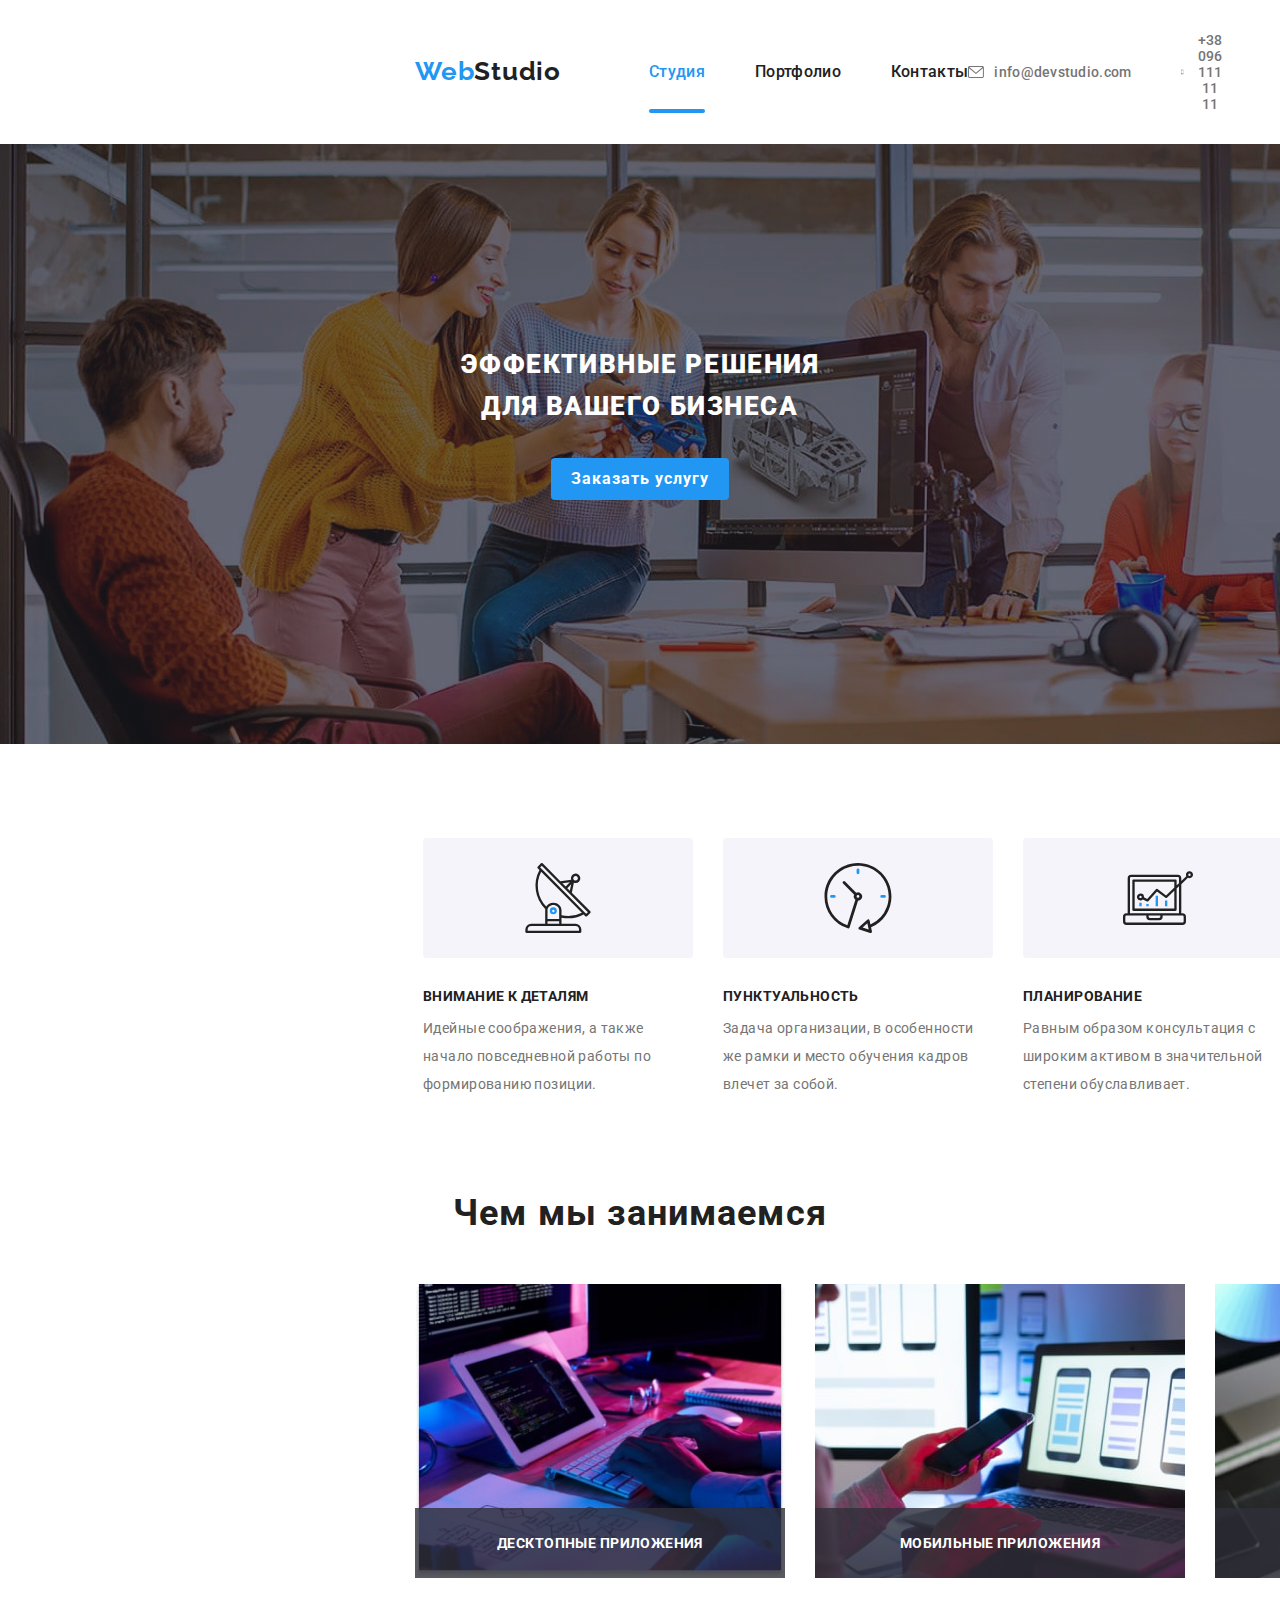
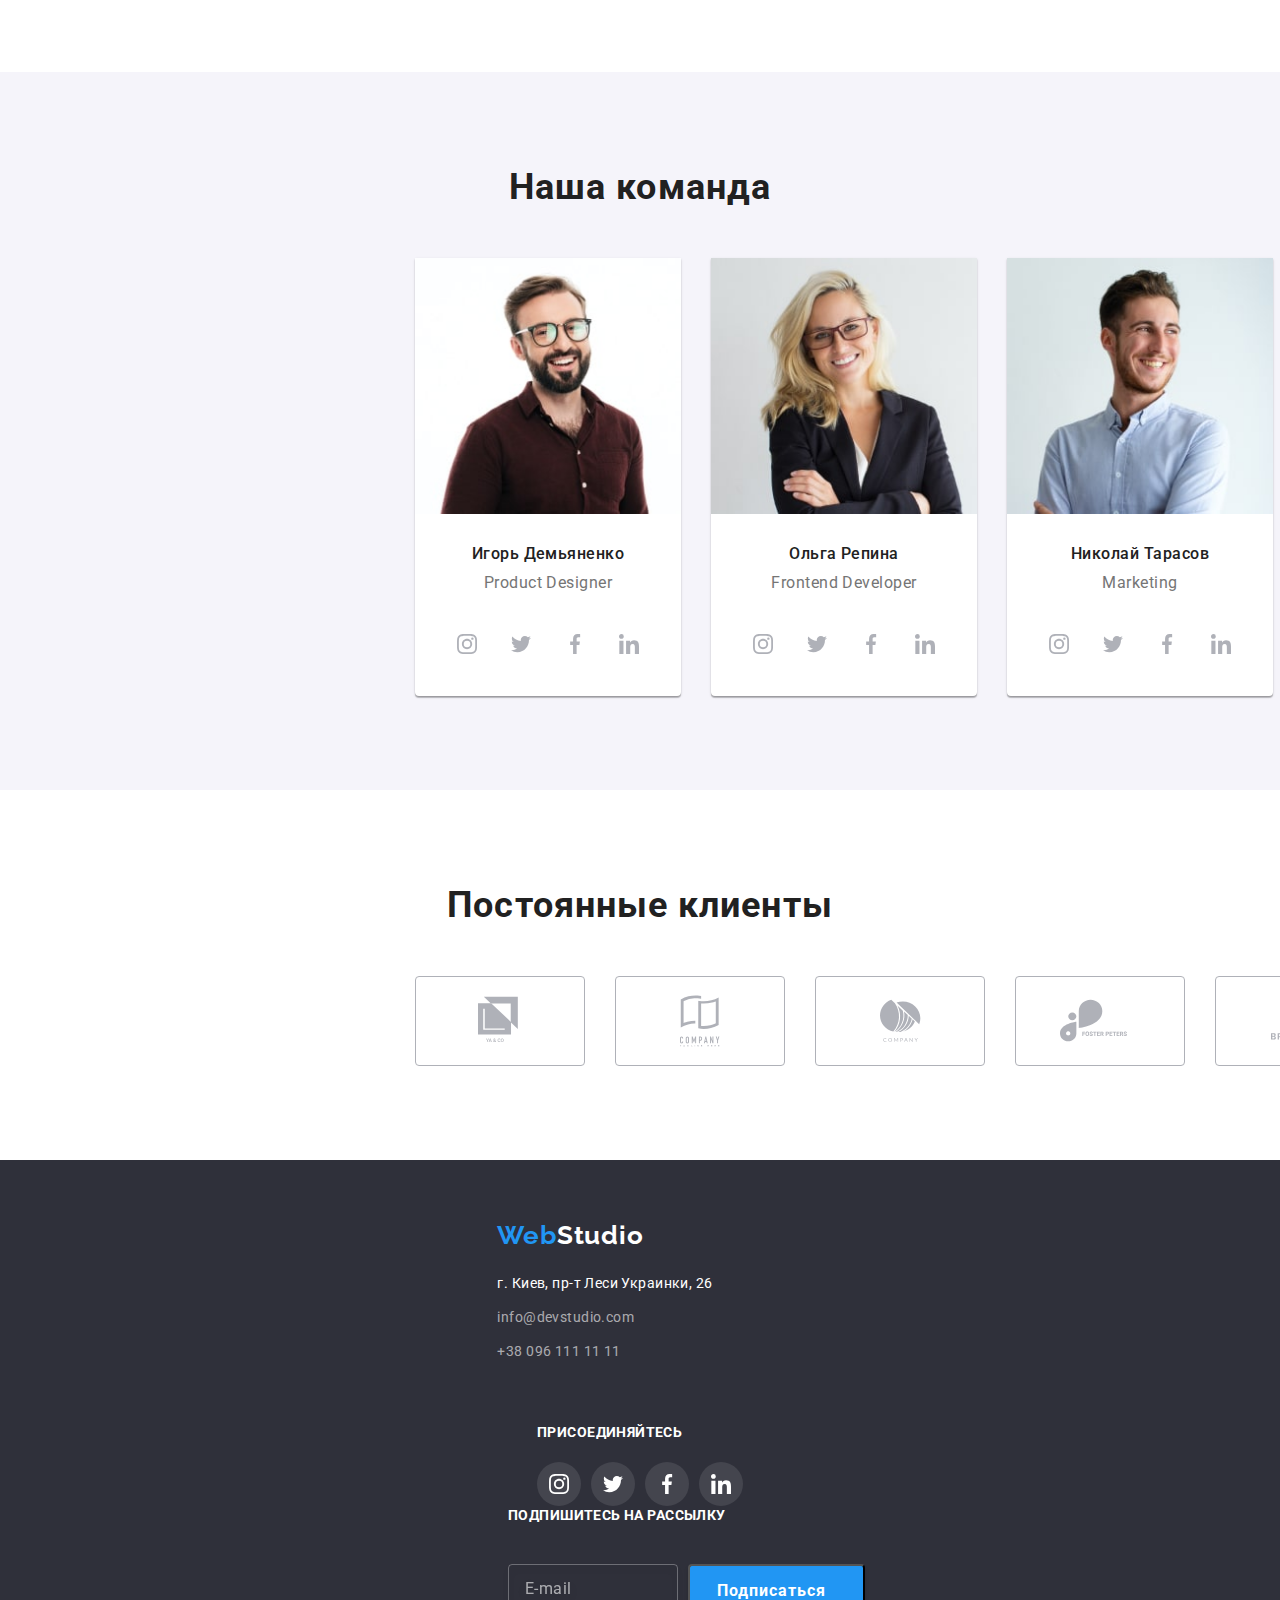
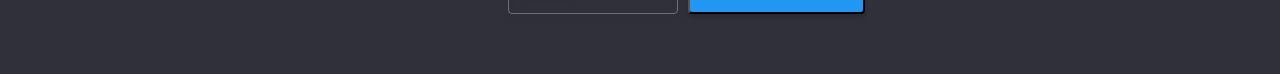
<file: index.html>
<!DOCTYPE html>
<html lang="ru">
    <head>
        <meta charset="UTF-8">
        <meta name="viewport" content="width=device-width, initial-scale=1.0">
        <title>WebStudio</title>
        <link rel="stylesheet" href="https://cdnjs.cloudflare.com/ajax/libs/modern-normalize/1.0.0/modern-normalize.css">
        <link href="https://fonts.googleapis.com/css2?family=Raleway:wght@700&family=Roboto:wght@400;500;700;900&display=swap" rel="stylesheet">
        <link rel="stylesheet" href="./css/main.min.css">
    </head>
    <body>
        <header class="header">
            <div class="container">
                <nav class="navigation">
                    <a class="logo link" href="./index.html">Web<span class="studio">Studio</span></a>
                    <button type="button" class="menu-button" aria-expanded="false" aria-controls="mobile-menu" data-menu-button="">
                        <svg width="40" height="40" aria-label="переключатель мобильного меню">
                            <use class="icon-close" href="./images/sprite.svg#icon-close"></use>
                          <use class="icon-burger" href="./images/sprite.svg#icon-burger"></use>
                        </svg>
                      </button>
                      <div class="mobile-menu" id="mobile-menu" data-menu="">
                        <ul class="navigation-list list">
                            <li class="navigation-list-item">
                                <a class="navigation-list-link link current" href="./index.html">Студия</a>
                            </li>
                            <li class="navigation-list-item">
                                <a class="navigation-list-link link" href="./portfolio.html">Портфолио</a>
                            </li>
                            <li class="navigation-list-item">
                                <a class="navigation-list-link link" href="">Контакты</a>
                            </li>
                        </ul>
                        <address class="address">
                            <a class="address-mail-link link" href="">
                                <svg class="icon-mail">
                                    <use href="./images/sprite.svg#icon-envelope"></use>
                                </svg>
                                info@devstudio.com</a>
                            <a class="address-tel-link link" href="">
                                <svg class="icon-smartfone">
                                    <use href="./images/sprite.svg#icon-smartphone"></use>
                                </svg>
                                +38 096 111 11 11</a>
                        </address>

                      </div>
                    </nav>
            </div>
        </header>
        <main>
        <section class="hero">
                <h1 class="hero-title">Эффективные решения для вашего бизнеса</h1>
                <button type="button" class="button" data-modal-open>Заказать услугу</button>
        </section>
        <section class="main-features">
            <div class="container">
                <h2 class="visually-hidden">особенности</h2>
                  <ul class="features list">
                    <li class="features-item icon-antena">
                        <h3 class="features-title">Внимание к деталям</h3>
                        <p class="features-text">Идейные соображения, а также начало повседневной работы по формированию позиции.</p>
                    </li>
                    <li class="features-item icon-clock">
                        <h3 class="features-title">Пунктуальность</h3>
                        <p class="features-text">Задача организации, в особенности же рамки и место обучения кадров влечет за собой.</p>
                    </li>
                    <li class="features-item icon-diagrama">
                        <h3 class="features-title">Планирование</h3>
                        <p class="features-text">Равным образом консультация с широким активом в значительной степени обуславливает.</p>
                    </li>
                    <li class="features-item icon-astronavt">
                        <h3 class="features-title">Современные технологии</h3>
                        <p class="features-text">Значимость этих проблем настолько очевидна, что реализация плановых заданий.</p>
                    </li>
                </ul>
            </div>
        </section>
        <section class="work">
            <div class="container">
                <h2 class="subtitle">Чем мы занимаемся</h2>
                <ul class="work-list list">
                    <li class="foto-works">
                        <div class="work-container">
                            <picture>
                                <source srcset="./images/gallery/box1.jpg 1x, ./images/gallery/box1@2x.jpg 2x" media="(min-width: 1200px)">
                                <img src="./images/gallery/box1.jpg" alt="програмист пишет код" width="370" height="294">
                            </picture>
                            <div class="label">
                                <p class="text-label">Десктопные приложения</p>
                            </div>
                        </div>
                    </li>
                    <li class="foto-works">
                        <div class="work-container">
                            <picture>
                                <source  srcset="./images/gallery/box2.jpg 1x, ./images/gallery/box2@2x.jpg 2x" media="(min-width: 1200px)">
                                <img src="./images/gallery/box2.jpg" alt="програмист пишет код" width="370" height="294">
                            </picture>
                            <div class="label">
                                <p class="text-label">Мобильные приложения</p>
                            </div>
                        </div>
                    </li>
                    <li class="foto-works">
                        <div class="work-container">
                            <picture>
                                <source  srcset="./images/gallery/box3.jpg 1x, ./images/gallery/box3@2x.jpg 2x" media="(min-width: 1200px)">
                                <img src="./images/gallery/box1.jpg" alt="програмист пишет код" width="370" height="294">
                            </picture>
                            <div class="label">
                                <p class="text-label">Дизайнерские решения</p>
                            </div>
                        </div>
                    </li>
                </ul>
            </div>
        </section>
        <section class="section-workers">
            <div class="container">
                <h2 class="subtitle">Наша команда</h2>
                <ul class="workers-list list">
                    <li class="workers-item">
                        <picture>
                            <source srcset="./images/workers/card1-mobile.jpg 1x, ./images/workers/card1-mobile@2x.jpg 2x" media="(max-width: 767px)">
                                <source srcset="./images/workers/card1-tablet.jpg 1x, ./images/workers/card1-tablet@2x.jpg 2x" media="(max-width: 1199px)">
                                    <source srcset="./images/workers/card1-desctop.jpg 1x, ./images/workers/card1-desctop@2x.jpg 2x" media="(min-width: 1200px)">
                        <img class="workers-list-img" src="./images/workers/card1-mobile.jpg" alt="фото Игорь Демьяненко" >
                    </picture>
                        <div class="workers-container">
                            <h3 class="workers">Игорь Демьяненко</h3>
                            <p class="workers-position" lang="en">Product Designer</p>
                           <ul class="social-list">
                               <li class="social-list-item list">
                                   <a class="social-link" href="">
                                       <svg class="social-list-svg">
                                           <use href="./images/sprite.svg#instagram"></use>
                                       </svg>
                                   </a>
                            </li>
                               <li class="social-list-item list">
                                   <a class="social-link" href="">
                                       <svg class="social-list-svg">
                                           <use href="./images/sprite.svg#twitter"></use>
                                       </svg>
                                   </a>
                            </li>
                               <li class="social-list-item list">
                                   <a class="social-link" href="">
                                       <svg class="social-list-svg">
                                           <use href="./images/sprite.svg#facebook"></use>
                                       </svg>
                                   </a>
                            </li>
                               <li class="social-list-item list">
                                   <a class="social-link" href="">
                                       <svg class="social-list-svg">
                                           <use href="./images/sprite.svg#linkedin"></use>
                                       </svg>
                                   </a>
                            </li>
                           </ul>
                        </div>
                    </li>
                    <li class="workers-item">
                        <picture>
                            <source srcset="./images/workers/card2-mobile.jpg 1x, ./images/workers/card2-mobile@2x.jpg 2x" media="(max-width: 767px)">
                                <source srcset="./images/workers/card2-tablet.jpg 1x, ./images/workers/card2-tablet@2x.jpg 2x" media="(max-width: 1199px)">
                                    <source srcset="./images/workers/card2-desctop.jpg 1x, ./images/workers/card2-desctop@2x.jpg 2x" media="(min-width: 1200px)">
                        <img class="workers-list-img"  src="./images/workers/card2-mobile.jpg" alt="фото Ольга Репина">
                    </picture>
                        <div class="workers-container">
                            <h3 class="workers">Ольга Репина</h3>
                            <p class="workers-position" lang="en">Frontend Developer</p>
                                <ul class="social-list">
                                    <li class="social-list-item list">
                                        <a class="social-link" href="">
                                            <svg class="social-list-svg">
                                                <use href="./images/sprite.svg#instagram"></use>
                                            </svg>
                                        </a>
                                    </li>
                                    <li class="social-list-item list">
                                        <a class="social-link" href="">
                                            <svg class="social-list-svg">
                                                <use href="./images/sprite.svg#twitter"></use>
                                            </svg>
                                        </a>
                                    </li>
                                    <li class="social-list-item list">
                                        <a class="social-link" href="">
                                            <svg class="social-list-svg">
                                                <use href="./images/sprite.svg#facebook"></use>
                                            </svg>
                                        </a>
                                    </li>
                                    <li class="social-list-item list">
                                        <a class="social-link" href="">
                                            <svg class="social-list-svg">
                                                <use href="./images/sprite.svg#linkedin"></use>
                                            </svg>
                                        </a>
                                    </li>
                                </ul>
                        </div>
                    </li>
                    <li class="workers-item">
                        <picture>
                            <source srcset="./images/workers/card3-mobile.jpg 1x, ./images/workers/card3-mobile@2x.jpg 2x" media="(max-width: 767px)">
                                <source srcset="./images/workers/card3-tablet.jpg 1x, ./images/workers/card3-tablet@2x.jpg 2x" media="(max-width: 1199px)">
                                    <source srcset="./images/workers/card3-desctop.jpg 1x, ./images/workers/card3-desctop@2x.jpg 2x" media="(min-width: 1200px)">
                        <img class="workers-list-img"  src="./images/workers/card3-mobile.jpg" alt="фото Николай Тарасов">
                    </picture>
                        <div class="workers-container">
                            <h3 class="workers">Николай Тарасов</h3>
                            <p class="workers-position" lang="en">Marketing</p>
                                <ul class="social-list">
                                    <li class="social-list-item list">
                                        <a class="social-link" href="">
                                            <svg class="social-list-svg">
                                                <use href="./images/sprite.svg#instagram"></use>
                                            </svg>
                                        </a>
                                    </li>
                                    <li class="social-list-item list">
                                        <a class="social-link" href="">
                                            <svg class="social-list-svg">
                                                <use href="./images/sprite.svg#twitter"></use>
                                            </svg>
                                        </a>
                                    </li>
                                    <li class="social-list-item list">
                                        <a class="social-link" href="">
                                            <svg class="social-list-svg">
                                                <use href="./images/sprite.svg#facebook"></use>
                                            </svg>
                                        </a>
                                    </li>
                                    <li class="social-list-item list">
                                        <a class="social-link" href="">
                                            <svg class="social-list-svg">
                                                <use href="./images/sprite.svg#linkedin"></use>
                                            </svg>
                                        </a>
                                    </li>
                                </ul>
                        </div>
                    </li>
                    <li class="workers-item">
                        <picture>
                            <source srcset="./images/workers/card4-mobile.jpg 1x, ./images/workers/card4-mobile@2x.jpg 2x" media="(max-width: 767px)">
                                <source srcset="./images/workers/card4-tablet.jpg 1x, ./images/workers/card4-tablet@2x.jpg 2x" media="(max-width: 768px)">
                                    <source srcset="./images/workers/card4-desctop.jpg 1x, ./images/workers/card4-desctop@2x.jpg 2x" media="(min-width: 1200px)">
                        <img class="workers-list-img"  src="./images/workers/card4-mobile.jpg" alt="фото Михаил Ермаков">
                    </picture>
                        <div class="workers-container">
                            <h3 class="workers">Михаил Ермаков</h3>
                            <p class="workers-position" lang="en">UI Designer</p>
                                <ul class="social-list">
                                    <li class="social-list-item list">
                                        <a class="social-link" href="">
                                            <svg class="social-list-svg">
                                                <use href="./images/sprite.svg#instagram"></use>
                                            </svg>
                                        </a>
                                    </li>
                                    <li class="social-list-item list">
                                        <a class="social-link" href="">
                                            <svg class="social-list-svg">
                                                <use href="./images/sprite.svg#twitter"></use>
                                            </svg>
                                        </a>
                                    </li>
                                    <li class="social-list-item list">
                                        <a class="social-link" href="">
                                            <svg class="social-list-svg">
                                                <use href="./images/sprite.svg#facebook"></use>
                                            </svg>
                                        </a>
                                    </li>
                                    <li class="social-list-item list">
                                        <a class="social-link" href="">
                                            <svg class="social-list-svg">
                                                <use href="./images/sprite.svg#linkedin"></use>
                                            </svg>
                                        </a>
                                    </li>
                                </ul>
                        </div>
                    </li>
                </ul>
            </div>
        </section>
        <section class="clients-section">
            <div class="container">
                <h2 class="subtitle">Постоянные клиенты</h2>
                <ul class="clients list">
                    <li class="clients-item">
                        <a href="" class="clients-link">
                            <svg class="icon-clients" width="44">
                                <use href="./images/sprite.svg#icon-logo-1"></use>
                            </svg>
                        </a>
                    </li>
                    <li class="clients-item">
                        <a href="" class="clients-link">
                            <svg class="icon-clients" width="40">
                                <use href="./images/sprite.svg#icon-logo-2"></use>
                            </svg>
                        </a>
                    </li>
                    <li class="clients-item">
                        <a href="" class="clients-link">
                            <svg class="icon-clients" width="41">
                                <use href="./images/sprite.svg#icon-logo-3"></use>
                            </svg>
                        </a>
                    </li>
                    <li class="clients-item">
                        <a href="" class="clients-link">
                            <svg class="icon-clients" width="80">
                                <use href="./images/sprite.svg#icon-logo-4"></use>
                            </svg>
                        </a>
                    </li>
                    <li class="clients-item">
                        <a href="" class="clients-link">
                            <svg class="icon-clients" width="59">
                                <use href="./images/sprite.svg#icon-logo-5"></use>
                            </svg>
                        </a>
                    </li>
                    <li class="clients-item">
                        <a href="" class="clients-link">
                            <svg class="icon-clients" width="88">
                                <use href="./images/sprite.svg#icon-logo-6"></use>
                            </svg>
                        </a>
                    </li>
                </ul>
            </div>
        </section>
        </main>
        <footer class="footer">
            <div class="footer-container container">
                <div class="footer-address-container">
                    <a class="logo link" href="./index.html">Web<span class="footer-studio">Studio</span></a>
                    <address class="footer-address">
                        <a class="address-link-maps link" href="https://goo.gl/maps/h8b5BTKVBt66Y6Jb9" target="blank">г. Киев,
                            пр-т Леси Украинки, 26</a>
                        <a class="address-link link" href="">info@devstudio.com</a>
                        <a class="address-link link" href="">+38 096 111 11 11</a>
                    </address>
                </div>
                <div class="footer-social">
                  <b class="footer-title">присоединяйтесь</b>
                    <ul class="footer-social-list">
                        <li class="footer-social-list-item list">
                            <a class="footer-social-link" href="">
                                <svg class="footer-social-list-svg">
                                    <use href="./images/sprite.svg#instagram"></use>
                                </svg>
                            </a>
                        </li>
                        <li class="footer-social-list-item list">
                            <a class="footer-social-link" href="">
                                <svg class="footer-social-list-svg">
                                    <use href="./images/sprite.svg#twitter"></use>
                                </svg>
                            </a>
                        </li>
                        <li class="footer-social-list-item list">
                            <a class="footer-social-link" href="">
                                <svg class="footer-social-list-svg">
                                    <use href="./images/sprite.svg#facebook"></use>
                                </svg>
                            </a>
                        </li>
                        <li class="footer-social-list-item list">
                            <a class="footer-social-link" href="">
                                <svg class="footer-social-list-svg">
                                    <use href="./images/sprite.svg#linkedin"></use>
                                </svg>
                            </a>
                        </li>
                    </ul>
                </div>
                <div class="mailing">
                    <b class="footer-title">Подпишитесь на рассылку</b>
                    <form action="#" class="mailing-form">
                        <input type="email" name="user-email" placeholder="E-mail" class="mailing-form-input">
                        <button type="submit" class="mailing-btn">Подписаться</button>
                    </form>
                </div>
            </div>
        </footer>
        <div class="backdrop is-hidden" data-modal>
            <div class="modal">
                <button type="button" class="close-btn" data-modal-close>
                    <svg class="vector">
                    <use href="./images/sprite.svg#vector"></use>
                    </svg>
                </button>
                <h2 class="modal-title">Оставьте свои данные, мы вам перезвоним</h2>
                <form action="#" class="modal-form">
                    <label class="modal-form-field">
                        Имя
                        <span class="modal-form-field-wrapper">
                            <input type="text" name="user-name" required class="modal-form-input">
                            <svg class="modal-form-svg-icon">
                                <use href="./images/sprite.svg#name"></use>
                            </svg>
                        </span>
                </label>
                <label class="modal-form-field">
                    Телефон
                    <span class="modal-form-field-wrapper">
                        <input type="tel" name="user-phone" required class="modal-form-input">
                        <svg class="modal-form-svg-icon">
                            <use href="./images/sprite.svg#phone"></use>
                        </svg>
                    </span>
                </label>
                <label class="modal-form-field">
                    Почта
                    <span class="modal-form-field-wrapper">
                        <input type="email" name="user-email" required class="modal-form-input">
                        <svg class="modal-form-svg-icon">
                            <use href="./images/sprite.svg#post"></use>
                        </svg>
                    </span>
                </label>
                <label class="modal-form-field">
                Комментарий
                    <textarea name="user-message" cols="30" rows="10" placeholder="Введите текст" class="modal-form-message"></textarea>
                </label>
                    <input type="checkbox" name="user-policy" value="accept-policy" id="check-policy" class="modal-form-policy visually-hidden">
                    <label for="check-policy" class="modal-form-policy-ladel">Соглашаюсь с рассылкой и принимаю&ensp;<a href="" class="modal-polisy">Условия договора</a>
                    </label>
                    <button type="submit" class="modal-form-btn">Отправить</button>
                </form>
            </div>
        </div>
        <script src="./js/modal.js"></script>
        <script src="./js/menu.js"></script>
    </body>
</html>
</file>
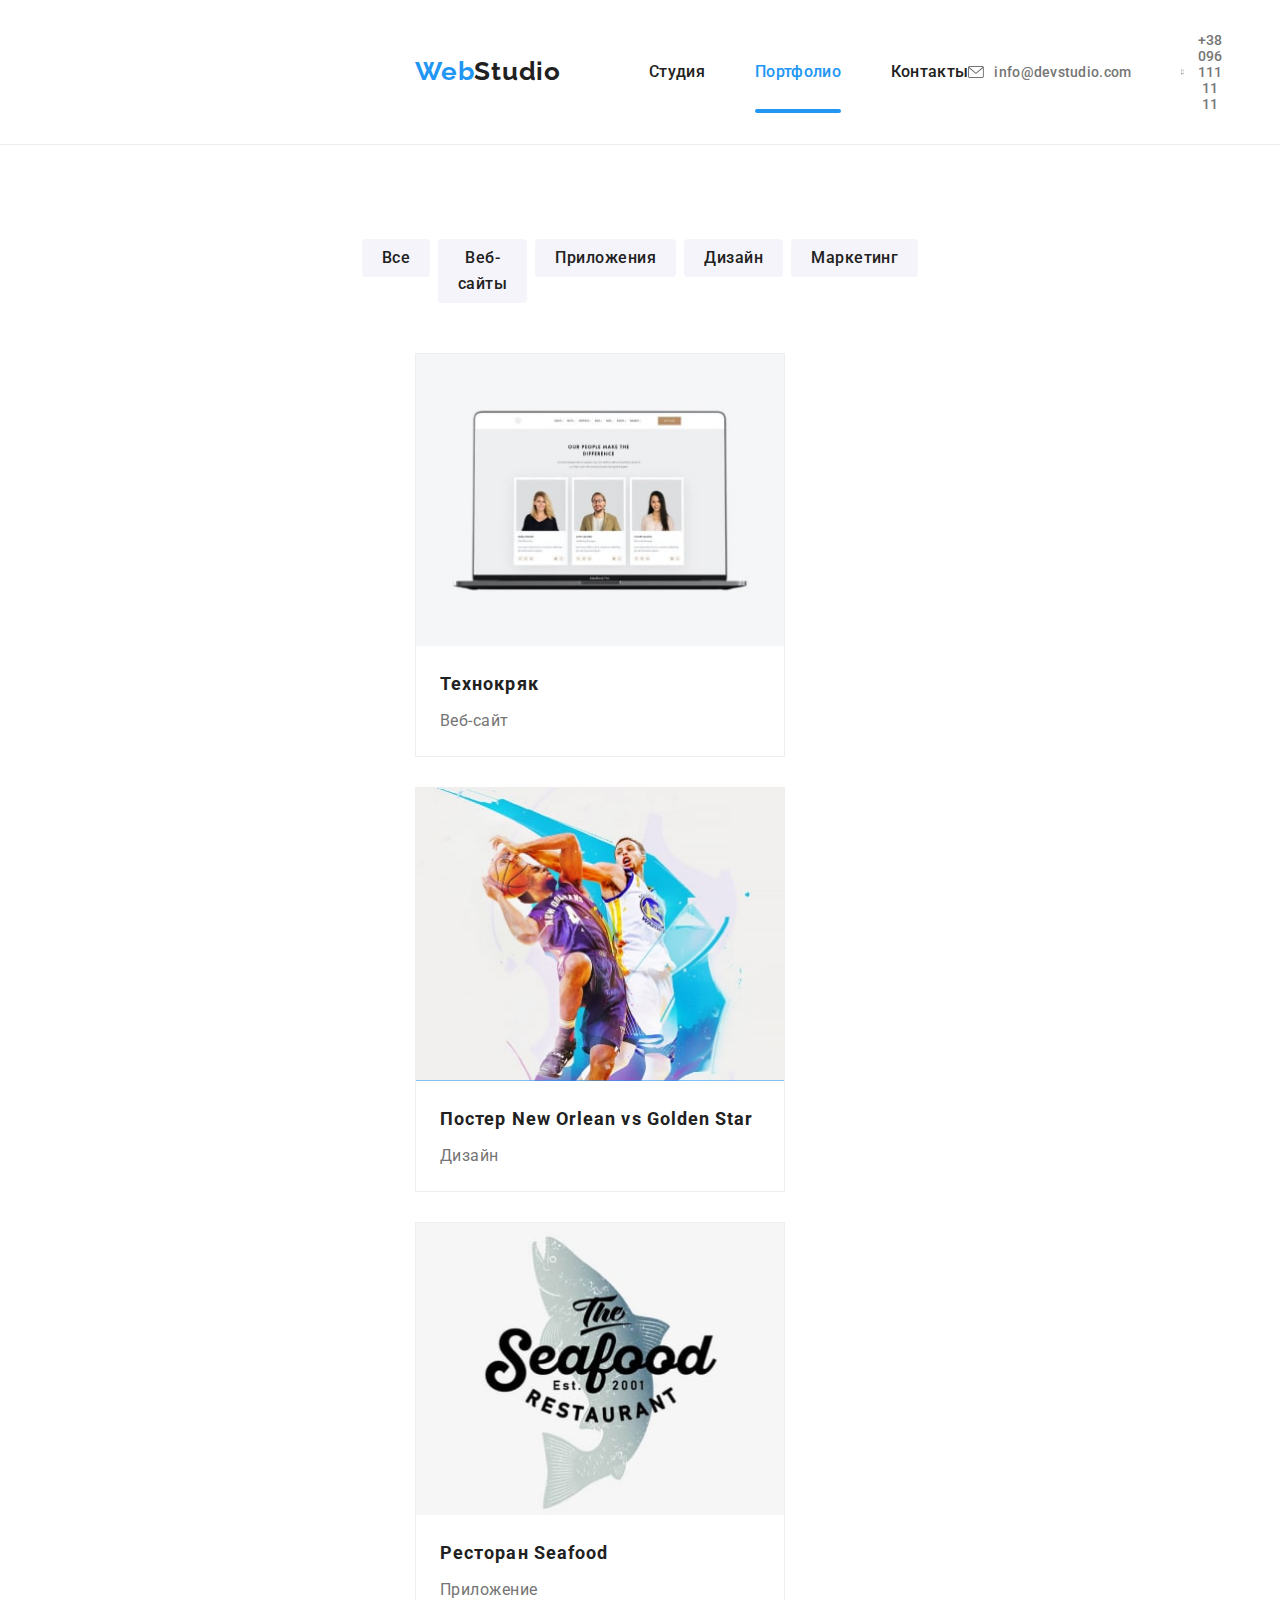
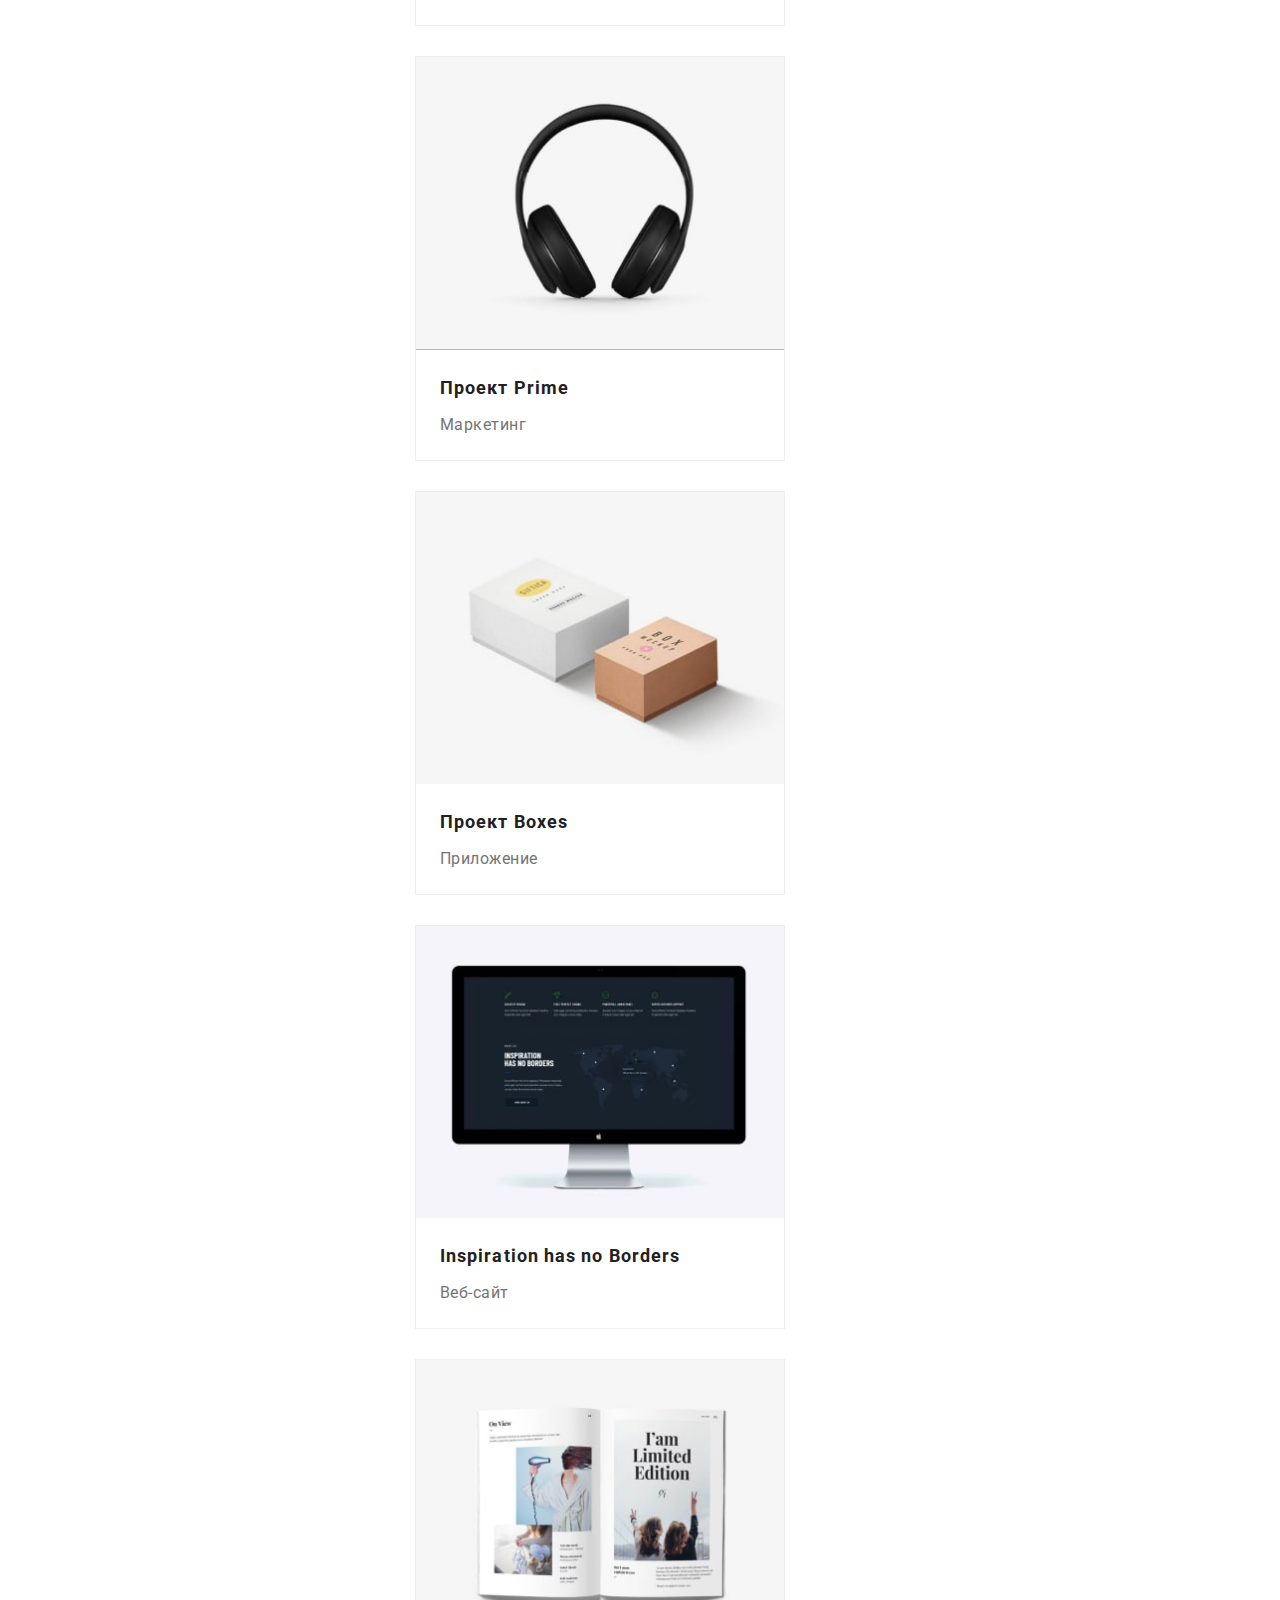
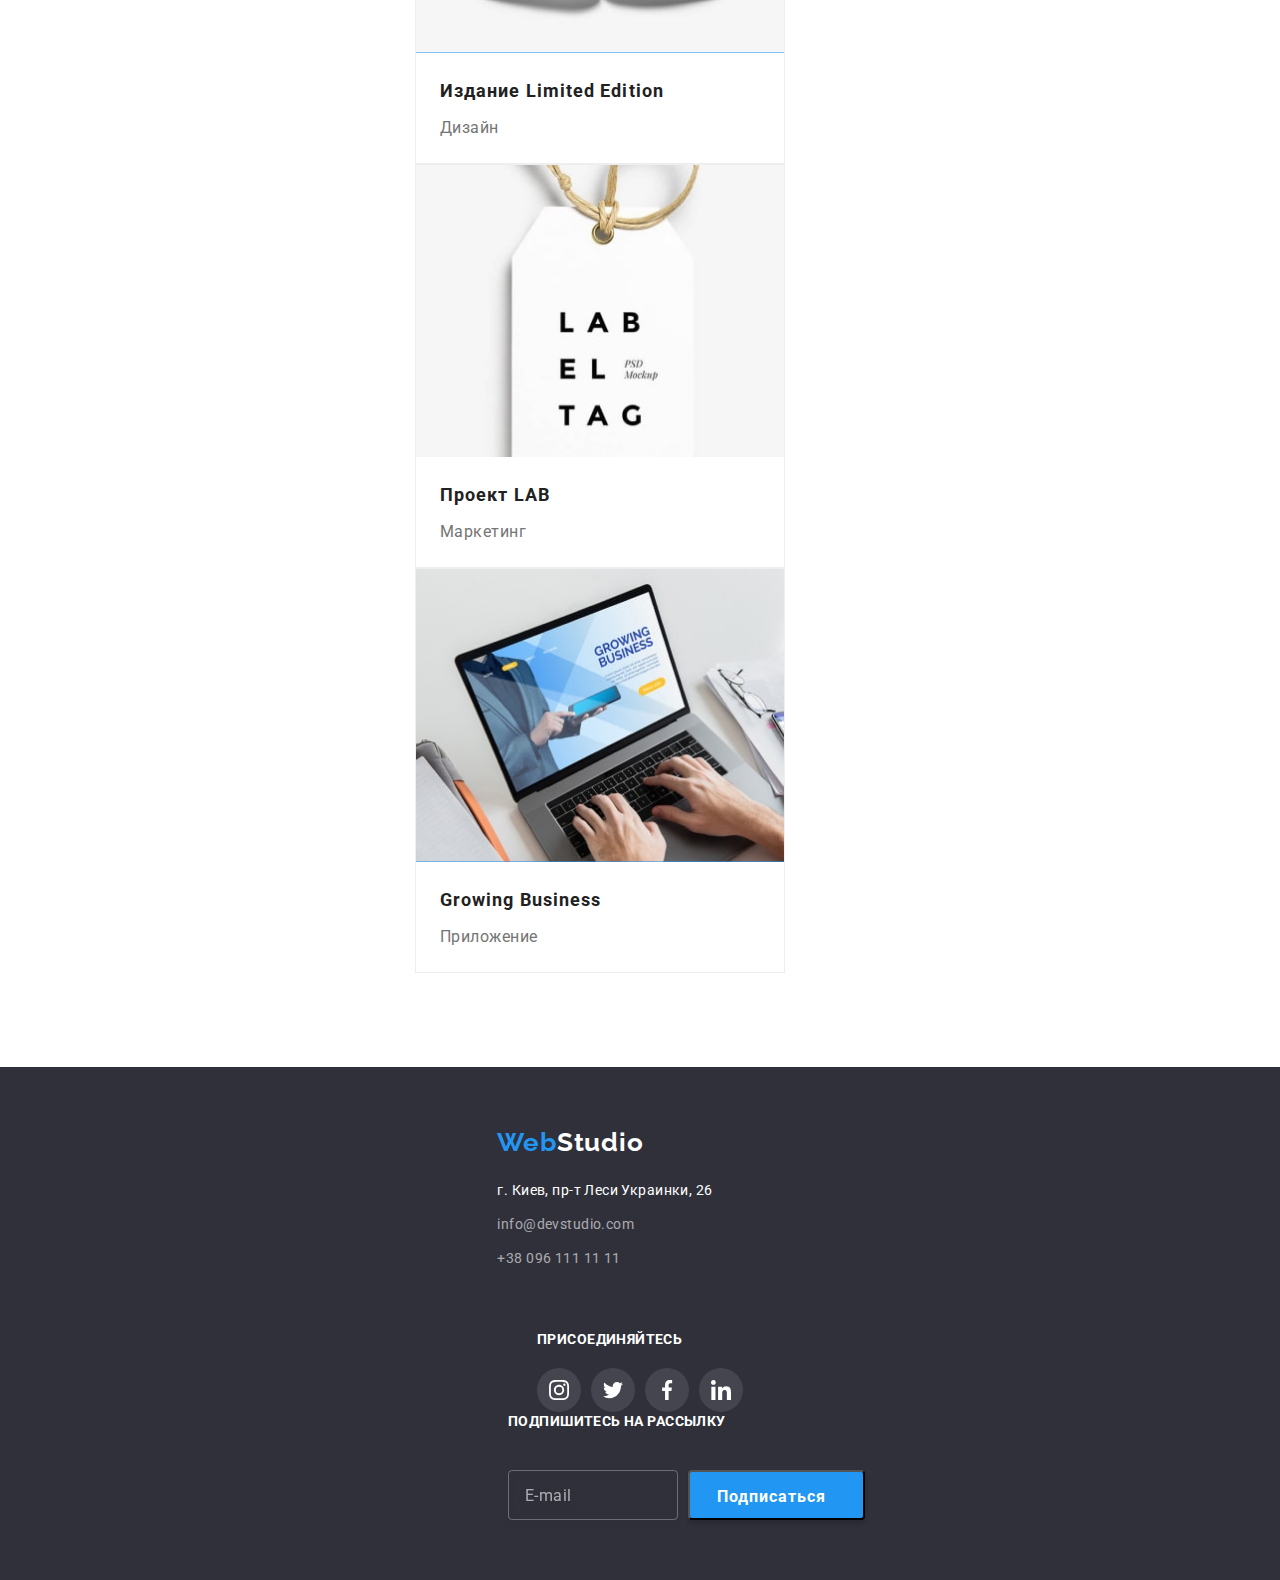
<file: portfolio.html>
<!DOCTYPE html>
<html lang="ru">
    <head>
        <meta charset="UTF-8">
        <meta name="viewport" content="width=device-width, initial-scale=1.0">
        <title>Portfolio</title>
        <link rel="stylesheet" href="https://cdnjs.cloudflare.com/ajax/libs/modern-normalize/1.0.0/modern-normalize.css">
        <link href="https://fonts.googleapis.com/css2?family=Raleway:wght@700&family=Roboto:wght@400;500;700;900&display=swap" rel="stylesheet">
        <link rel="stylesheet" href="./css/portfolio.min.css">
    </head>
    <body>
        <header class="header portheader">
            <div class="container">
                <nav class="navigation">
                    <a class="logo link" href="./index.html">Web<span class="studio">Studio</span></a>
                    <button type="button" class="menu-button" aria-expanded="false" aria-controls="mobile-menu" data-menu-button="">
                        <svg width="40" height="40" aria-label="переключатель мобильного меню">
                            <use class="icon-close" href="./images/sprite.svg#icon-close"></use>
                          <use class="icon-burger" href="./images/sprite.svg#icon-burger"></use>
                        </svg>
                      </button>
                      <div class="mobile-menu" id="mobile-menu" data-menu="">
                        <ul class="navigation-list list">
                            <li class="navigation-list-item">
                                <a class="navigation-list-link link" href="./index.html">Студия</a>
                            </li>
                            <li class="navigation-list-item">
                                <a class="navigation-list-link link current" href="./portfolio.html">Портфолио</a>
                            </li>
                            <li class="navigation-list-item">
                                <a class="navigation-list-link link" href="">Контакты</a>
                            </li>
                        </ul>
                        <address class="address">
                            <a class="address-mail-link link" href="">
                                <svg class="icon-mail">
                                    <use href="./images/sprite.svg#icon-envelope"></use>
                                </svg>
                                info@devstudio.com</a>
                            <a class="address-tel-link link" href="">
                                <svg class="icon-smartfone">
                                    <use href="./images/sprite.svg#icon-smartphone"></use>
                                </svg>
                                +38 096 111 11 11</a>
                        </address>

                      </div>
                    </nav>
            </div>
        </header>
        <main>
            <section class="portfolio">
                <div class="container">
                    <h1 hidden>навигация по сайту</h1>
                    <ul class="button-list list">
                        <li class="button-list-item">
                            <button class="portfolio-button">Все</button>
                        </li>
                        <li class="button-list-item">
                            <button class="portfolio-button">Веб-сайты</button>
                        </li>
                        <li class="button-list-item">
                            <button class="portfolio-button">Приложения</button>
                        </li>
                        <li class="button-list-item">
                            <button class="portfolio-button">Дизайн</button>
                        </li>
                        <li class="button-list-item">
                            <button class="portfolio-button">Маркетинг</button>
                        </li>
                    </ul>
                    <ul class="portfolio-list list">
                        <li class="portfolio-list-item">
                                <a href="" class="portfolio-list-link link">
                                <div class="foto-container">
                                    <picture>
                                        <source srcset="./images/portfolio/img1-mb.jpg 1x, ./images/portfolio/img1-mb@2x.jpg 2x" media="(max-width: 767px)">
                                            <source srcset="./images/portfolio/img1-tb.jpg 1x, ./images/portfolio/img1-tb@2x.jpg 2x" media="(max-width: 1199px)"> 
                                                <source srcset="./images/portfolio/img1-dt.jpg 1x, ./images/portfolio/img1-dt@2x.jpg 2x" media="(min-width: 1200px)">
                                    <img src="./images/portfolio/img1-mb.jpg" alt="компютер с открытым окном сайта" style="width: 100%;">
                                </picture>
                                    <div class="overlay-container">
                                            <p class="text-description">Технокряк это современная площадка распространения коронавируса. Компании используют
                                                эту платформу для цифрового
                                                шпионажа и атак на защищённые сервера конкурентов.</p>
                                    </div>
                                </div>
                                    <div class="description-container">
                                        <h2 class="progect-name">Технокряк</h2>
                                        <p class="progect-tupe">Веб-сайт</p>
                                    </div>
                            </a>    
                        </li>
                        <li class="portfolio-list-item">
                            <a href="" class="portfolio-list-link link">
                                <div class="foto-container">
                                    <picture>
                                        <source srcset="./images/portfolio/img2-mb.jpg 1x, ./images/portfolio/img2-mb@2x.jpg 2x" media="(max-width: 767px)">
                                            <source srcset="./images/portfolio/img2-tb.jpg 1x, ./images/portfolio/img2-tb@2x.jpg 2x" media="(max-width: 1199px)"> 
                                                <source srcset="./images/portfolio/img2-dt.jpg 1x, ./images/portfolio/img2-dt@2x.jpg 2x" media="(min-width: 1200px)">
                                        <img src="./images/portfolio/img2-mb.jpg" alt="креативное фото" style="width: 100%;">
                                    </picture>
                                    <div class="overlay-container">
                                            <p class="text-description">Технокряк это современная площадка распространения коронавируса. Компании используют
                                                эту платформу для цифрового
                                                шпионажа и атак на защищённые сервера конкурентов.</p>
                                    </div>
                             </div>
                                <div class="description-container">
                                    <h2 class="progect-name">Постер <span lang="en">New Orlean vs Golden Star</span></h2>
                                    <p class="progect-tupe">Дизайн</p>
                                </div>
                            </a>
                        </li>
                        <li class="portfolio-list-item">
                            <a href="" class="portfolio-list-link link">
                                <div class="foto-container">
                                    <picture>
                                        <source srcset="./images/portfolio/img3-mb.jpg 1x, ./images/portfolio/img3-mb@2x.jpg 2x" media="(max-width: 767px)">
                                            <source srcset="./images/portfolio/img3-tb.jpg 1x, ./images/portfolio/img3-tb@2x.jpg 2x" media="(max-width: 1199px)"> 
                                                <source srcset="./images/portfolio/img3-dt.jpg 1x, ./images/portfolio/img3-dt@2x.jpg 2x" media="(min-width: 1200px)">
                                    <img src="./images/portfolio/img3-mb.jpg" alt="логотип ресторана" style="width: 100%;">
                                </picture>
                                        <div class="overlay-container">
                                                <p class="text-description">Технокряк это современная площадка распространения коронавируса. Компании используют
                                                    эту платформу для цифрового
                                                    шпионажа и атак на защищённые сервера конкурентов.</p>
                                        </div>
                                </div>
                                <div class="description-container">
                                    <h2 class="progect-name">Ресторан <span lang="en">Seafood</span></h2>
                                    <p class="progect-tupe">Приложение</p>
                                </div>
                            </a>
                        </li>
                        <li class="portfolio-list-item">
                            <a href="" class="portfolio-list-link link">
                                <div class="foto-container">
                                    <picture>
                                        <source srcset="./images/portfolio/img4-mb.jpg 1x, ./images/portfolio/img4-mb@2x.jpg 2x" media="(max-width: 767px)">
                                            <source srcset="./images/portfolio/img4-tb.jpg 1x, ./images/portfolio/img4-tb@2x.jpg 2x" media="(max-width: 1199px)"> 
                                                <source srcset="./images/portfolio/img4-dt.jpg 1x, ./images/portfolio/img4-dt@2x.jpg 2x" media="(min-width: 1200px)">
                                    <img src="./images/portfolio/img4-mb.jpg" alt="фото наушников" style="width: 100%;">
                                </picture>
                                        <div class="overlay-container">
                                                <p class="text-description">Технокряк это современная площадка распространения коронавируса. Компании используют
                                                    эту платформу для цифрового
                                                    шпионажа и атак на защищённые сервера конкурентов.</p>
                                        </div>
                                </div>
                                <div class="description-container">
                                    <h2 class="progect-name">Проект <span lang="en">Prime</span></h2>
                                    <p class="progect-tupe">Маркетинг</p>
                                </div>
                            </a>
                        </li>
                        <li class="portfolio-list-item">
                            <a href="" class="portfolio-list-link link">
                                <div class="foto-container">
                                    <picture>
                                        <source srcset="./images/portfolio/img5-mb.jpg 1x, ./images/portfolio/img5-mb@2x.jpg 2x" media="(max-width: 767px)">
                                            <source srcset="./images/portfolio/img5-tb.jpg 1x, ./images/portfolio/img5-tb@2x.jpg 2x" media="(max-width: 1199px)"> 
                                                <source srcset="./images/portfolio/img5-dt.jpg 1x, ./images/portfolio/img5-dt@2x.jpg 2x" media="(min-width: 1200px)">
                                    <img src="./images/portfolio/img5-mb.jpg" alt="фото логотип" style="width: 100%;">
                                </picture>
                                        <div class="overlay-container">
                                                <p class="text-description">Технокряк это современная площадка распространения коронавируса. Компании используют
                                                    эту платформу для цифрового
                                                    шпионажа и атак на защищённые сервера конкурентов.</p>
                                        </div>
                                </div>
                                <div class="description-container">
                                    <h2 class="progect-name">Проект <span lang="en">Boxes</span></h2>
                                    <p class="progect-tupe">Приложение</p>
                                </div>
                            </a>
                        </li>
                        <li class="portfolio-list-item">
                            <a href="" class="portfolio-list-link link">
                                <div class="foto-container">
                                    <picture>
                                        <source srcset="./images/portfolio/img6-mb.jpg 1x, ./images/portfolio/img6-mb@2x.jpg 2x" media="(max-width: 767px)">
                                            <source srcset="./images/portfolio/img6-tb.jpg 1x, ./images/portfolio/img6-tb@2x.jpg 2x" media="(max-width: 1199px)"> 
                                                <source srcset="./images/portfolio/img6-dt.jpg 1x, ./images/portfolio/img6-dt@2x.jpg 2x" media="(min-width: 1200px)">
                                    <img src="./images/portfolio/img6-mb.jpg" alt="фото монитора" style="width: 100%;">
                                </picture>
                                        <div class="overlay-container">
                                                <p class="text-description">Технокряк это современная площадка распространения коронавируса. Компании используют
                                                    эту платформу для цифрового
                                                    шпионажа и атак на защищённые сервера конкурентов.</p>
                                        </div>
                                </div>
                                <div class="description-container">
                                    <h2 class="progect-name" lang="en">Inspiration has no Borders</h2>
                                    <p class="progect-tupe">Веб-сайт</p>
                                </div>
                            </a>
                        </li>
                        <li class="portfolio-list-item">
                            <a href="" class="portfolio-list-link link">
                                <div class="foto-container">
                                    <picture>
                                        <source srcset="./images/portfolio/img7-mb.jpg 1x, ./images/portfolio/img7-mb@2x.jpg 2x" media="(max-width: 767px)">
                                            <source srcset="./images/portfolio/img7-tb.jpg 1x, ./images/portfolio/img7-tb@2x.jpg 2x" media="(max-width: 1199px)"> 
                                                <source srcset="./images/portfolio/img7-dt.jpg 1x, ./images/portfolio/img7-dt@2x.jpg 2x" media="(min-width: 1200px)">
                                    <img src="./images/portfolio/img7-mb.jpg" alt="книга" style="width: 100%;">
                                </picture>
                                        <div class="overlay-container">
                                                <p class="text-description">Технокряк это современная площадка распространения коронавируса. Компании используют
                                                    эту платформу для цифрового
                                                    шпионажа и атак на защищённые сервера конкурентов.</p>
                                        </div>
                                </div>
                                <div class="description-container">
                                    <h2 class="progect-name">Издание <span lang="en">Limited Edition</span></h2>
                                    <p class="progect-tupe">Дизайн</p>
                                </div>
                            </a>
                        </li>
                        <li class="portfolio-list-item">
                            <a href="" class="portfolio-list-link link">
                                <div class="foto-container">
                                    <picture>
                                        <source srcset="./images/portfolio/img8-mb.jpg 1x, ./images/portfolio/img8-mb@2x.jpg 2x" media="(max-width: 767px)">
                                            <source srcset="./images/portfolio/img8-tb.jpg 1x, ./images/portfolio/img8-tb@2x.jpg 2x" media="(max-width: 1199px)"> 
                                                <source srcset="./images/portfolio/img8-dt.jpg 1x, ./images/portfolio/img8-dt@2x.jpg 2x" media="(min-width: 1200px)">
                                    <img src="./images/portfolio/img8-mb.jpg" alt="этикетка" style="width: 100%;">
                                </picture>
                                        <div class="overlay-container">
                                                <p class="text-description">Технокряк это современная площадка распространения коронавируса. Компании используют
                                                    эту платформу для цифрового
                                                    шпионажа и атак на защищённые сервера конкурентов.</p>
                                        </div>
                                </div>
                                <div class="description-container">
                                    <h2 class="progect-name">Проект <span lang="en">LAB</span></h2>
                                    <p class="progect-tupe">Маркетинг</p>
                                </div>
                            </a>
                        </li>
                        <li class="portfolio-list-item">
                            <a href="" class="portfolio-list-link link">
                                <div class="foto-container">
                                    <picture>
                                        <source srcset="./images/portfolio/img9-mb.jpg 1x, ./images/portfolio/img9-mb@2x.jpg 2x" media="(max-width: 767px)">
                                            <source srcset="./images/portfolio/img9-tb.jpg 1x, ./images/portfolio/img9-tb@2x.jpg 2x" media="(max-width: 1199px)"> 
                                                <source srcset="./images/portfolio/img9-dt.jpg 1x, ./images/portfolio/img9-dt@2x.jpg 2x" media="(min-width: 1200px)">
                                    <img src="./images/portfolio/img9-mb.jpg" alt="фото ноутбука с работником" style="width: 100%;">
                                </picture>
                                        <div class="overlay-container">
                                                <p class="text-description">Технокряк это современная площадка распространения коронавируса. Компании используют
                                                    эту платформу для цифрового
                                                    шпионажа и атак на защищённые сервера конкурентов.</p>
                                        </div>
                                </div>
                                <div class="description-container">
                                    <h2 class="progect-name" lang="en">Growing Business</h2>
                                    <p class="progect-tupe">Приложение</p>
                                </div>
                            </a>
                        </li>
                    </ul>
                </div>
            </section>
        </main>
        <footer class="footer">
            <div class="footer-container container">
                <div class="footer-address-container">
                    <a class="logo link" href="./index.html">Web<span class="footer-studio">Studio</span></a>
                    <address class="footer-address">
                        <a class="address-link-maps link" href="https://goo.gl/maps/h8b5BTKVBt66Y6Jb9" target="blank">г. Киев,
                            пр-т Леси Украинки, 26</a>
                        <a class="address-link link" href="">info@devstudio.com</a>
                        <a class="address-link link" href="">+38 096 111 11 11</a>
                    </address>
                </div>
                <div class="footer-social">
                  <b class="footer-title">присоединяйтесь</b>
                    <ul class="footer-social-list">
                        <li class="footer-social-list-item list">
                            <a class="footer-social-link" href="">
                                <svg class="footer-social-list-svg">
                                    <use href="./images/sprite.svg#instagram"></use>
                                </svg>
                            </a>
                        </li>
                        <li class="footer-social-list-item list">
                            <a class="footer-social-link" href="">
                                <svg class="footer-social-list-svg">
                                    <use href="./images/sprite.svg#twitter"></use>
                                </svg>
                            </a>
                        </li>
                        <li class="footer-social-list-item list">
                            <a class="footer-social-link" href="">
                                <svg class="footer-social-list-svg">
                                    <use href="./images/sprite.svg#facebook"></use>
                                </svg>
                            </a>
                        </li>
                        <li class="footer-social-list-item list">
                            <a class="footer-social-link" href="">
                                <svg class="footer-social-list-svg">
                                    <use href="./images/sprite.svg#linkedin"></use>
                                </svg>
                            </a>
                        </li>
                    </ul>
                </div>
                <div class="mailing">
                    <b class="footer-title">Подпишитесь на рассылку</b>
                    <form action="#" class="mailing-form">
                        <input type="email" name="user-email" placeholder="E-mail" class="mailing-form-input">
                        <button type="submit" class="mailing-btn">Подписаться</button>
                    </form>
                </div>
            </div>
        </footer>
        <script src="./js/modal.js"></script>
        <script src="./js/menu.js"></script>
    </body>
</html>
</file>
<file: css/main.min.css>
*,*::before,*::after{margin:0;padding:0}body{font-family:"Roboto", sans-serif;background-color:#fff;min-width:320px;max-width:1600px;margin:0 auto}.list{list-style:none}.link{text-decoration:none}img{display:block}.container{padding:0 15px}@media screen and (min-width: 480px){.container{max-width:480px;margin:0 auto}}@media screen and (min-width: 768px){.container{width:768px;margin:0 auto}}@media screen and (min-width: 1200px){.container{width:1200px;margin:0 auto}}.visually-hidden{position:absolute !important;clip:rect(1px 1px 1px 1px);clip:rect(1px, 1px, 1px, 1px);padding:0 !important;border:0 !important;height:1px !important;width:1px !important;overflow:hidden}.subtitle{font-weight:700;letter-spacing:0.03em;text-align:center;color:#212121;margin-bottom:50px}@media screen and (max-width: 1199px){.subtitle{font-size:28px;line-height:1.178}}@media screen and (min-width: 1200px){.subtitle{font-size:36px;line-height:1.167}}.backdrop{position:fixed;top:0;left:0;width:100%;height:100%;background-color:rgba(0,0,0,0.2);transition-duration:250ms;transition-timing-function:cubic-bezier(0.4, 0, 0.2, 1)}.is-hidden{opacity:0;visibility:hidden;pointer-events:none;transform:scale(0)}.modal{position:absolute;top:50%;left:50%;transform:translate(-50%, -50%) scale(1);background:#fff;box-shadow:0px 1px 3px rgba(0,0,0,0.12),0px 1px 1px rgba(0,0,0,0.14),0px 2px 1px rgba(0,0,0,0.2);border-radius:4px;padding:40px;z-index:20}.modal-form-policy-ladel{cursor:pointer}.modal-form-btn{cursor:pointer}.close-btn{display:flex;align-items:center;justify-content:center;position:absolute;top:8px;right:8px;width:30px;height:30px;background-color:#fff;border:1px solid rgba(0,0,0,0.1);border-radius:50%;cursor:pointer}.vector{width:11px;height:11px}.vector:hover{fill:#2196F3}@media screen and (max-width: 1199px){.modal{width:450px;height:609px}.modal-form-policy-ladel{white-space:nowrap;font-size:12px;line-height:1.166}}@media screen and (min-width: 1200px){.modal{width:528px;height:581px}.modal-form-policy-ladel{font-size:14px;line-height:1.7}}.modal-title{height:23px;font-family:Roboto;font-style:normal;font-weight:700;font-size:20px;line-height:1,5;text-align:center;letter-spacing:0.03em;color:#212121;margin-bottom:12px}.modal-form{display:flex;flex-direction:column;font-style:normal;font-weight:400;font-size:12px;line-height:1.17;letter-spacing:0.01em;color:#757575}.modal-form-input{display:block;width:100%;height:40px;border:1px solid rgba(33,33,33,0.2);border-radius:4px;padding-left:42px;transition-property:outline, border;transition-duration:250ms;transition-timing-function:cubic-bezier(0.4, 0, 0.2, 1)}.modal-form-btn{align-self:center;font-weight:700;font-size:16px;line-height:1.87;letter-spacing:0.06em;width:200px;height:50px;color:#fff;box-shadow:0px 4px 4px rgba(0,0,0,0.15);border-radius:4px;padding:10px 56px;background:#2196F3;box-shadow:0px 4px 4px rgba(0,0,0,0.15);border-radius:4px;transition-property:background-color;transition-duration:250ms;transition-timing-function:cubic-bezier(0.4, 0, 0.2, 1)}.modal-form-btn:hover{background-color:#188CE8}.modal-form-message{width:100%;height:120px;border:1px solid rgba(33,33,33,0.2);border-radius:4px;resize:none;margin-bottom:10px;margin-top:4px;padding:16px 12px;transition-property:outline, border, fill;transition-duration:250ms;transition-timing-function:cubic-bezier(0.4, 0, 0.2, 1)}.modal-form-message::placeholder{font-style:normal;font-weight:400;font-size:12px;line-height:1,17;letter-spacing:0.01em;color:rgba(117,117,117,0.5)}.modal-form-field{margin-bottom:10px}.modal-form-field-wrapper{display:block;position:relative;margin-top:4px}.modal-form-input:focus,.modal-form-message:focus{outline:none;border:1px solid #2196F3}.modal-form-svg-icon{position:absolute;top:50%;left:12px;transform:translateY(-50%);width:12px;height:12px}.modal-form-input:focus+.modal-form-svg-icon{fill:#2196F3}.modal-form-policy-ladel{display:flex;align-items:center;font-weight:normal;letter-spacing:0.03em;margin-bottom:30px}.modal-form-policy-ladel::before{display:inline-flex;content:"";width:16px;height:15px;border:2px solid #212121;margin-right:8px;border-radius:2px;cursor:pointer;transition-property:border-color;transition-duration:250ms;transition-timing-function:cubic-bezier(0.4, 0, 0.2, 1)}.modal-form-policy:checked+.modal-form-policy-ladel::before{background-color:#2196F3;border:#2196F3;background-image:url(../images/svg/Vector.svg);background-repeat:no-repeat;background-size:contain}.modal-form-policy:focus+.modal-form-policy-ladel::before,.modal-form-policy:hover+.modal-form-policy-ladel::before{border-color:#2196F3}.modal-polisy{color:#2196F3}.social-list{display:flex;justify-content:center}.social-list-svg{width:20px;height:20px;fill:#AFB1B8;transition-property:fill;transition-duration:250ms;transition-timing-function:cubic-bezier(0.4, 0, 0.2, 1)}.social-link:hover .social-list-svg{fill:#fff}.social-list-item:not(:last-child){margin-right:10px}.social-link{display:flex;align-items:center;justify-content:center;width:44px;height:44px;border-radius:50%;background-color:#fff;transition-property:background-color;transition-duration:250ms;transition-timing-function:cubic-bezier(0.4, 0, 0.2, 1)}.social-link:hover{background-color:#2196F3}@media screen and (min-width: 768px){.social-list-item{display:flex;flex-wrap:wrap;justify-content:space-between}}.logo{font-family:"Raleway",sans-serif;font-weight:700;font-size:26px;line-height:1.192;letter-spacing:0.03em;color:#2196F3;padding-top:24px;padding-bottom:25px}.studio{color:#212121}.footer-studio{color:#fff}@media screen and (max-width: 1199px){.logo{font-size:24px;line-height:1.166}}@media screen and (min-width: 1200px){.logo{font-size:26px;line-height:1.192}}.address-link{font-style:normal;font-weight:400;font-size:14px;line-height:24px;letter-spacing:0.03em;color:rgba(255,255,255,0.6);margin-top:10px;transition-property:color;transition-duration:250ms;transition-timing-function:cubic-bezier(0.4, 0, 0.2, 1)}.address-link-maps:hover,.address-link-maps:focus,.address-link:hover,.address-link:focus{color:#2196F3}.address-link-maps{font-style:normal;font-weight:400;font-size:14px;line-height:24px;letter-spacing:0.03em;color:#fff;transition-property:color;transition-duration:250ms;transition-timing-function:cubic-bezier(0.4, 0, 0.2, 1)}.button{font-weight:700;font-size:16px;line-height:1.875;letter-spacing:0.06em;background-color:#2196F3;color:#fff;border:0px;border-radius:4px;padding:6px 20px;margin-top:30px;cursor:pointer}.portheader{border-bottom:1px solid #ececec}.header{position:relative}.header .container{padding:0 15px}.navigation{display:flex;align-items:center;justify-content:space-between}.navigation-link{display:flex}.navigation-list-link{position:relative;color:#212121;transition-property:color;transition-duration:250ms;transition-timing-function:cubic-bezier(0.4, 0, 0.2, 1)}.navigation-list-link,.navigation-list-link .address{font-weight:500;letter-spacing:0.02em}.navigation-list-link::after{content:"";display:block;position:absolute;left:0;bottom:0;width:100%;height:4px;border-radius:2px;background-color:#2196F3;opacity:0}.navigation .navigation-list-link.current::after{opacity:1}.navigation .navigation-list-link.current{color:#2196F3}.icon-mail{width:16px;height:12px;margin-right:10px;fill:#757575}.icon-smartfone{width:10px;height:16px;margin-right:10px;fill:#757575}.header .address{display:flex;text-align:center;align-items:center}.navigation-list-link:hover,.navigation-list-link:focus,.address-mail-link:hover,.address-mail-link:focus,.address-tel-link:hover,.address-tel-link:focus{color:#2196F3}.address-tel-link:hover .icon-smartfone,.address-tel-link:focus .icon-smartfone,.address-mail-link:hover .icon-mail,.address-mail-link:focus .icon-mail{fill:#2196F3}.address-mail-link,.address-tel-link{display:flex;align-items:center;text-align:center;font-style:normal;color:#757575;transition-property:color, fill;transition-duration:250ms;transition-timing-function:cubic-bezier(0.4, 0, 0.2, 1)}@media screen and (max-width: 767px){.navigation-list-item:not(:last-child){margin-bottom:40px}.navigation-list-link,.address{font-size:18px;line-height:1.166}.address{flex-direction:column;margin-top:60px}.address-mail-link{margin-bottom:16px}.navigation-list-link::after{bottom:-8px}}.menu-button{display:flex;margin:0;padding:0;border:none;background-color:transparent;cursor:pointer}.menu-button .icon-close{display:none}.menu-button:hover,.menu-button:focus{fill:#2196F3}@media screen and (min-width: 768px){.menu-button{display:none}}.menu-button.is-open .icon-close{display:block}.menu-button.is-open .icon-burger{display:none}.mobile-menu{display:flex;text-align:center;background:#FFFFFF;box-shadow:0px 4px 8px rgba(0,0,0,0.04),0px 2px 4px rgba(0,0,0,0.08),0px 1px 3px rgba(0,0,0,0.16)}@media screen and (max-width: 767px){.mobile-menu{overflow-y:scroll;padding:60px 0;display:none;position:absolute;top:100%;left:0;width:100%;z-index:1}.mobile-menu.is-open{display:block}}@media screen and (max-width: 767px){.header{position:fixed;top:0;left:0;width:100%;z-index:10;background-color:#fff}}@media screen and (min-width: 768px){.mobile-menu{display:flex;justify-content:space-between;flex-grow:1;box-shadow:none;align-items:center}.navigation-list{display:flex;margin-left:88px}.navigation-list-item:not(:last-child){margin-right:50px}.navigation-list-link{padding:32px 0;display:flex}.header .address{display:flex;margin-left:auto}.address-mail-link,.address-tel-link{font-weight:500;font-size:12px;line-height:1.166;letter-spacing:0.02em}}@media screen and (min-width: 768px) and (max-width: 1199px){.header .address{flex-direction:column;align-items:start}.address-mail-link{margin-bottom:10px}}@media screen and (min-width: 1200px){.address-mail-link,.address-tel-link{font-weight:500;font-size:14px;line-height:1.143;letter-spacing:0.02em;padding:32px 0}.header .address{align-items:center;text-align:center}.address .address-mail-link{margin-right:50px}}.hero{height:400px;text-align:center;background-color:#2F303A;padding:118px 0}.hero-title{Width:360px;Height:84px;font-weight:900;font-size:26px;line-height:1.615;letter-spacing:0.06em;text-transform:uppercase;color:#fff;margin:0 auto}@media screen and (min-width: 320px) and (max-width: 767px){.hero{margin-top:76px;background-image:linear-gradient(rgba(47,48,58,0.4), rgba(47,48,58,0.4)),url(../images/hero/bg-mobile.jpg);background-repeat:no-repeat;background-size:cover}}@media screen and (min-device-pixel-ratio: 2) and (max-width: 767px), screen and (min-resolution: 192dpi) and (max-width: 767px), screen and (min-resolution: 2dppx) and (max-width: 767px){.hero{margin-top:76px;background-image:linear-gradient(rgba(47,48,58,0.4), rgba(47,48,58,0.4)),url(../images/hero/bg-mobile@2x.jpg);background-repeat:no-repeat;background-size:cover}}@media screen and (min-width: 768px) and (max-width: 1199px){.hero{background-image:linear-gradient(rgba(47,48,58,0.4), rgba(47,48,58,0.4)),url(../images/hero/bg-tablet.jpg);background-repeat:no-repeat;background-size:cover;margin:0 auto}}@media screen and (min-device-pixel-ratio: 2) and (min-width: 768px), screen and (min-resolution: 192dpi) and (min-width: 768px), screen and (min-resolution: 2dppx) and (min-width: 768px){.hero{background-image:linear-gradient(rgba(47,48,58,0.4), rgba(47,48,58,0.4)),url(../images/hero/bg-tablet@2x.jpg);background-repeat:no-repeat;background-size:cover;margin:0 auto}}@media screen and (min-width: 1200px){.hero{max-width:1600px;height:600px;padding:200px 0;background-image:linear-gradient(rgba(47,48,58,0.4), rgba(47,48,58,0.4)),url(../images/hero/bg-desctop.jpg);background-repeat:no-repeat;background-size:cover;margin:0 auto}-title{width:696px;height:120px;font-size:44px;line-height:1.363}}@media screen and (min-device-pixel-ratio: 2) and (min-width: 1200x), screen and (min-resolution: 192dpi) and (min-width: 1200px), screen and (min-resolution: 2dppx) and (min-width: 1200px){.hero{background-image:linear-gradient(rgba(47,48,58,0.4), rgba(47,48,58,0.4)),url(../images/hero/bg-desctop@2x.jpg);background-repeat:no-repeat;background-size:cover;margin:0 auto}}.features-item::before{display:block;content:"";height:120px;background-size:auto;background-repeat:no-repeat;background-position:center;background-color:#F5F4FA;border-radius:4px;margin-bottom:30px}.features-title{font-weight:700;font-size:14px;line-height:1.143;letter-spacing:0.03em;text-transform:uppercase;color:#212121;margin-bottom:10px}.features-text{font-weight:400;font-size:14px;line-height:2;letter-spacing:0.03em;color:#757575}.icon-antena::before{background-image:url(../images/svg/antenna.svg)}.icon-clock::before{background-image:url(../images/svg/clock.svg)}.icon-astronavt::before{background-image:url(../images/svg/astronaut.svg)}.icon-diagrama::before{background-image:url(../images/svg/diagram.svg)}@media screen and (max-width: 767px){.features-title{text-align:center}.features-item:not(:last-child){margin-bottom:30px}.main-features{padding:60px 0}}@media screen and (min-width: 768px) and (max-width: 1199px){.main-features{display:flex;padding:60px 0}.features{display:flex;flex-wrap:wrap;justify-content:space-between}.features-item{width:354px}.features-item:not(:nth-child(2n+1)){margin-left:30px}.features-item:not(:nth-last-child(-n+2)){margin-bottom:30px}}@media screen and (min-width: 1200px){.main-features{display:flex;padding:94px 0}.main-features .container{display:flex}.features{display:flex;justify-content:center}.features-item{width:270px}.features-item:not(:last-child){margin-right:30px}}.work{padding-bottom:94px}.work.container{align-items:center}.work-list{display:flex}.work-container{position:relative}.foto-works:not(:last-child){margin-right:30px}.label{position:absolute;left:0;bottom:0;width:100%;height:70px;display:flex;align-items:center;justify-content:center;background-color:rgba(47,48,58,0.8)}.text-label{font-style:normal;font-weight:700;font-size:14px;line-height:16px;letter-spacing:0.03em;text-transform:uppercase;color:#fff}@media screen and (max-width: 1199px){.work{display:none}}.workers-item{box-shadow:0px 1px 3px rgba(0,0,0,0.12),0px 1px 1px rgba(0,0,0,0.14),0px 2px 1px rgba(0,0,0,0.2);border-radius:0px 0px 4px 4px;background-color:#fff}.section-workers{background-color:#F5F4FA}.workers{font-weight:500;font-size:16px;line-height:1.188;letter-spacing:0.03em;text-align:center;color:#212121;margin-bottom:10px}.workers-container{padding:30px}.workers-position{font-weight:400;font-size:16px;line-height:1.188;letter-spacing:0.03em;text-align:center;color:#757575;margin-bottom:30px}@media screen and (max-width: 767px){.section-workers{padding:60px 0}.workers-item:not(:last-child){margin-bottom:30px}.workers-item .workers-list-img{max-width:100%}}@media screen and (min-width: 768px) and (max-width: 1199px){.section-workers{padding:60px 0}.workers-item{width:354px}.workers-item:not(:nth-last-child(-n+2)){margin-bottom:30px}.workers-item .workers-list-img{max-width:100%}.workers-list{display:flex;flex-wrap:wrap;justify-content:space-between}}@media screen and (min-width: 1200px){.section-workers{padding:94px 0}.workers-list{display:flex}.workers-item{width:270px}.workers-list-img{max-width:100%}.workers-item:not(:last-child){margin-right:30px}}.clients{display:flex;justify-content:space-between}.clients-link{display:flex;align-items:center;justify-content:center;height:90px;border:1px solid #AFB1B8;border-radius:4px;transition-property:border;transition-duration:250ms;transition-timing-function:cubic-bezier(0.4, 0, 0.2, 1)}.clients-link:hover{border:1px solid #2196F3}.icon-clients{fill:#AFB1B8;transition-property:fill;transition-duration:250ms;transition-timing-function:cubic-bezier(0.4, 0, 0.2, 1)}.clients-link:hover .icon-clients,.clients-link:focus .icon-clients{fill:#2196F3}@media screen and (max-width: 767px){.clients-section{padding:60px 0}.clients{flex-wrap:wrap}.clients-item{width:calc((100% - 15px * 2) / 2)}.clients-item:not(:nth-last-child(-n+2)){margin-bottom:30px}}@media screen and (min-width: 768px) and (max-width: 1199px){.clients-section{padding:60px 0}.clients{flex-wrap:wrap}.clients-item{width:calc((100% - 15px * 3) / 3)}.clients-item:not(:nth-last-child(-n+3)){margin-bottom:30px}}@media screen and (min-width: 1200px){.clients-section{padding:94px 0}.clients-link{width:170px}.clients-item:not(:last-child){margin-right:30px}}.footer{padding:60px 0;background-color:#2F303A}.footer-address{display:flex;flex-direction:column;margin-top:20px}.footer-title{font-size:14px;line-height:16px;letter-spacing:0.03em;text-transform:uppercase;color:#fff}.footer-social-list{display:flex;margin-top:20px}.footer-social-list-item:not(:last-child){margin-right:10px}.footer-social-list-svg{width:20px;height:20px;fill:#fff}.footer-social-link{display:flex;align-items:center;justify-content:center;width:44px;height:44px;border-radius:50%;background-color:rgba(255,255,255,0.1);transition-property:background-color;transition-duration:250ms;transition-timing-function:cubic-bezier(0.4, 0, 0.2, 1)}.footer-social-link:hover{background-color:#2196F3}.mailing{display:block}.mailing-form{margin-top:20px}.mailing-btn{width:200px;height:50px;background:#2196F3;box-shadow:0px 4px 4px rgba(0,0,0,0.15);border-radius:4px;margin-left:10px;font-style:normal;font-weight:700;font-size:16px;line-height:1.87;letter-spacing:0.06em;color:#fff;padding:10px 27px}.mailing-btn::after{margin-left:10px;content:"";width:24px;height:24px;background-image:url(../images/svg/send.svg);background-position:center}.mailing-form-input{height:50px;color:#fff;border:1px solid rgba(255,255,255,0.3);filter:drop-shadow(0px 4px 4px rgba(0,0,0,0.15));border-radius:4px;background-color:transparent;padding:15px 16px}.mailing-form-input::placeholder{font-style:normal;font-weight:400;font-size:16px;line-height:1.25;letter-spacing:0.03em;color:rgba(255,255,255,0.6)}@media screen and (max-width: 767px){.footer-address{margin-bottom:60px}.footer-address-container{text-align:center}.footer-social{margin-bottom:60px;text-align:center}.footer-social-list{justify-content:center}.mailing{text-align:center}.mailing-btn{margin-top:20px}.mailing-form-input{width:100%}}@media screen and (min-width: 768px){.footer{display:flex}.footer-address-container{text-align:center;margin-bottom:60px}.footer-container{flex-wrap:wrap;display:inline-flex;align-items:baseline;justify-content:space-around}.footer-social{text-align:center}.footer-social-list{justify-content:center}.mailing{width:450px;text-align:center}.mailing-btn{margin-top:20px}.mailing-form-input{width:100%}}@media screen and (min-width: 1200px){.footer-address-container{margin-right:70px;text-align:left}.footer-social{text-align:left}.mailing{display:block;margin-left:93px;width:570px;text-align:left}.mailing-form{display:flex;align-items:flex-end;margin-top:20px}}
/*# sourceMappingURL=main.min.css.map */
</file>
<file: css/portfolio.min.css>
*,*::before,*::after{margin:0;padding:0}body{font-family:"Roboto", sans-serif;background-color:#fff;min-width:320px;max-width:1600px;margin:0 auto}.list{list-style:none}.link{text-decoration:none}img{display:block}.container{padding:0 15px}@media screen and (min-width: 480px){.container{max-width:480px;margin:0 auto}}@media screen and (min-width: 768px){.container{width:768px;margin:0 auto}}@media screen and (min-width: 1200px){.container{width:1200px;margin:0 auto}}.visually-hidden{position:absolute !important;clip:rect(1px 1px 1px 1px);clip:rect(1px, 1px, 1px, 1px);padding:0 !important;border:0 !important;height:1px !important;width:1px !important;overflow:hidden}.subtitle{font-weight:700;letter-spacing:0.03em;text-align:center;color:#212121;margin-bottom:50px}@media screen and (max-width: 1199px){.subtitle{font-size:28px;line-height:1.178}}@media screen and (min-width: 1200px){.subtitle{font-size:36px;line-height:1.167}}.description-container{padding:20px 24px}.progect-name{font-weight:700;font-size:18px;line-height:2;letter-spacing:0.06em;color:#212121;margin-bottom:4px}.progect-tupe{font-weight:400;font-size:16px;line-height:1.875;letter-spacing:0.03em;color:#757575}.backdrop{position:fixed;top:0;left:0;width:100%;height:100%;background-color:rgba(0,0,0,0.2);transition-duration:250ms;transition-timing-function:cubic-bezier(0.4, 0, 0.2, 1)}.is-hidden{opacity:0;visibility:hidden;pointer-events:none;transform:scale(0)}.modal{position:absolute;top:50%;left:50%;transform:translate(-50%, -50%) scale(1);background:#fff;box-shadow:0px 1px 3px rgba(0,0,0,0.12),0px 1px 1px rgba(0,0,0,0.14),0px 2px 1px rgba(0,0,0,0.2);border-radius:4px;padding:40px;z-index:20}.modal-form-policy-ladel{cursor:pointer}.modal-form-btn{cursor:pointer}.close-btn{display:flex;align-items:center;justify-content:center;position:absolute;top:8px;right:8px;width:30px;height:30px;background-color:#fff;border:1px solid rgba(0,0,0,0.1);border-radius:50%;cursor:pointer}.vector{width:11px;height:11px}.vector:hover{fill:#2196F3}@media screen and (max-width: 1199px){.modal{width:450px;height:609px}.modal-form-policy-ladel{white-space:nowrap;font-size:12px;line-height:1.166}}@media screen and (min-width: 1200px){.modal{width:528px;height:581px}.modal-form-policy-ladel{font-size:14px;line-height:1.7}}.modal-title{height:23px;font-family:Roboto;font-style:normal;font-weight:700;font-size:20px;line-height:1,5;text-align:center;letter-spacing:0.03em;color:#212121;margin-bottom:12px}.modal-form{display:flex;flex-direction:column;font-style:normal;font-weight:400;font-size:12px;line-height:1.17;letter-spacing:0.01em;color:#757575}.modal-form-input{display:block;width:100%;height:40px;border:1px solid rgba(33,33,33,0.2);border-radius:4px;padding-left:42px;transition-property:outline, border;transition-duration:250ms;transition-timing-function:cubic-bezier(0.4, 0, 0.2, 1)}.modal-form-btn{align-self:center;font-weight:700;font-size:16px;line-height:1.87;letter-spacing:0.06em;width:200px;height:50px;color:#fff;box-shadow:0px 4px 4px rgba(0,0,0,0.15);border-radius:4px;padding:10px 56px;background:#2196F3;box-shadow:0px 4px 4px rgba(0,0,0,0.15);border-radius:4px;transition-property:background-color;transition-duration:250ms;transition-timing-function:cubic-bezier(0.4, 0, 0.2, 1)}.modal-form-btn:hover{background-color:#188CE8}.modal-form-message{width:100%;height:120px;border:1px solid rgba(33,33,33,0.2);border-radius:4px;resize:none;margin-bottom:10px;margin-top:4px;padding:16px 12px;transition-property:outline, border, fill;transition-duration:250ms;transition-timing-function:cubic-bezier(0.4, 0, 0.2, 1)}.modal-form-message::placeholder{font-style:normal;font-weight:400;font-size:12px;line-height:1,17;letter-spacing:0.01em;color:rgba(117,117,117,0.5)}.modal-form-field{margin-bottom:10px}.modal-form-field-wrapper{display:block;position:relative;margin-top:4px}.modal-form-input:focus,.modal-form-message:focus{outline:none;border:1px solid #2196F3}.modal-form-svg-icon{position:absolute;top:50%;left:12px;transform:translateY(-50%);width:12px;height:12px}.modal-form-input:focus+.modal-form-svg-icon{fill:#2196F3}.modal-form-policy-ladel{display:flex;align-items:center;font-weight:normal;letter-spacing:0.03em;margin-bottom:30px}.modal-form-policy-ladel::before{display:inline-flex;content:"";width:16px;height:15px;border:2px solid #212121;margin-right:8px;border-radius:2px;cursor:pointer;transition-property:border-color;transition-duration:250ms;transition-timing-function:cubic-bezier(0.4, 0, 0.2, 1)}.modal-form-policy:checked+.modal-form-policy-ladel::before{background-color:#2196F3;border:#2196F3;background-image:url(../images/svg/Vector.svg);background-repeat:no-repeat;background-size:contain}.modal-form-policy:focus+.modal-form-policy-ladel::before,.modal-form-policy:hover+.modal-form-policy-ladel::before{border-color:#2196F3}.modal-polisy{color:#2196F3}.logo{font-family:"Raleway",sans-serif;font-weight:700;font-size:26px;line-height:1.192;letter-spacing:0.03em;color:#2196F3;padding-top:24px;padding-bottom:25px}.studio{color:#212121}.footer-studio{color:#fff}@media screen and (max-width: 1199px){.logo{font-size:24px;line-height:1.166}}@media screen and (min-width: 1200px){.logo{font-size:26px;line-height:1.192}}.address-link{font-style:normal;font-weight:400;font-size:14px;line-height:24px;letter-spacing:0.03em;color:rgba(255,255,255,0.6);margin-top:10px;transition-property:color;transition-duration:250ms;transition-timing-function:cubic-bezier(0.4, 0, 0.2, 1)}.address-link-maps:hover,.address-link-maps:focus,.address-link:hover,.address-link:focus{color:#2196F3}.address-link-maps{font-style:normal;font-weight:400;font-size:14px;line-height:24px;letter-spacing:0.03em;color:#fff;transition-property:color;transition-duration:250ms;transition-timing-function:cubic-bezier(0.4, 0, 0.2, 1)}.portheader{border-bottom:1px solid #ececec}.header{position:relative}.header .container{padding:0 15px}.navigation{display:flex;align-items:center;justify-content:space-between}.navigation-link{display:flex}.navigation-list-link{position:relative;color:#212121;transition-property:color;transition-duration:250ms;transition-timing-function:cubic-bezier(0.4, 0, 0.2, 1)}.navigation-list-link,.navigation-list-link .address{font-weight:500;letter-spacing:0.02em}.navigation-list-link::after{content:"";display:block;position:absolute;left:0;bottom:0;width:100%;height:4px;border-radius:2px;background-color:#2196F3;opacity:0}.navigation .navigation-list-link.current::after{opacity:1}.navigation .navigation-list-link.current{color:#2196F3}.icon-mail{width:16px;height:12px;margin-right:10px;fill:#757575}.icon-smartfone{width:10px;height:16px;margin-right:10px;fill:#757575}.header .address{display:flex;text-align:center;align-items:center}.navigation-list-link:hover,.navigation-list-link:focus,.address-mail-link:hover,.address-mail-link:focus,.address-tel-link:hover,.address-tel-link:focus{color:#2196F3}.address-tel-link:hover .icon-smartfone,.address-tel-link:focus .icon-smartfone,.address-mail-link:hover .icon-mail,.address-mail-link:focus .icon-mail{fill:#2196F3}.address-mail-link,.address-tel-link{display:flex;align-items:center;text-align:center;font-style:normal;color:#757575;transition-property:color, fill;transition-duration:250ms;transition-timing-function:cubic-bezier(0.4, 0, 0.2, 1)}@media screen and (max-width: 767px){.navigation-list-item:not(:last-child){margin-bottom:40px}.navigation-list-link,.address{font-size:18px;line-height:1.166}.address{flex-direction:column;margin-top:60px}.address-mail-link{margin-bottom:16px}.navigation-list-link::after{bottom:-8px}}.menu-button{display:flex;margin:0;padding:0;border:none;background-color:transparent;cursor:pointer}.menu-button .icon-close{display:none}.menu-button:hover,.menu-button:focus{fill:#2196F3}@media screen and (min-width: 768px){.menu-button{display:none}}.menu-button.is-open .icon-close{display:block}.menu-button.is-open .icon-burger{display:none}.mobile-menu{display:flex;text-align:center;background:#FFFFFF;box-shadow:0px 4px 8px rgba(0,0,0,0.04),0px 2px 4px rgba(0,0,0,0.08),0px 1px 3px rgba(0,0,0,0.16)}@media screen and (max-width: 767px){.mobile-menu{overflow-y:scroll;padding:60px 0;display:none;position:absolute;top:100%;left:0;width:100%;z-index:1}.mobile-menu.is-open{display:block}}@media screen and (max-width: 767px){.header{position:fixed;top:0;left:0;width:100%;z-index:10;background-color:#fff}}@media screen and (min-width: 768px){.mobile-menu{display:flex;justify-content:space-between;flex-grow:1;box-shadow:none;align-items:center}.navigation-list{display:flex;margin-left:88px}.navigation-list-item:not(:last-child){margin-right:50px}.navigation-list-link{padding:32px 0;display:flex}.header .address{display:flex;margin-left:auto}.address-mail-link,.address-tel-link{font-weight:500;font-size:12px;line-height:1.166;letter-spacing:0.02em}}@media screen and (min-width: 768px) and (max-width: 1199px){.header .address{flex-direction:column;align-items:start}.address-mail-link{margin-bottom:10px}}@media screen and (min-width: 1200px){.address-mail-link,.address-tel-link{font-weight:500;font-size:14px;line-height:1.143;letter-spacing:0.02em;padding:32px 0}.header .address{align-items:center;text-align:center}.address .address-mail-link{margin-right:50px}}.button-list{display:flex;justify-content:center;margin-bottom:50px}.button-list-item:not(:last-child){margin-right:8px}.portfolio-button{font-weight:500;font-size:16px;line-height:1.625;letter-spacing:0.03em;background-color:#F5F4FA;color:#212121;border-radius:4px;border:0px;padding:6px 20px;transition-property:color, background-color,box-shadow;transition-duration:250ms;transition-timing-function:cubic-bezier(0.4, 0, 0.2, 1);cursor:pointer}.portfolio-button:hover,.portfolio-button:focus{background-color:#2196F3;color:#fff;box-shadow:0px 3px 1px rgba(0,0,0,0.1),0px 1px 2px rgba(0,0,0,0.08),0px 2px 2px rgba(0,0,0,0.12)}@media screen and (max-width: 767px){.button-list{margin-top:76px;flex-wrap:wrap;justify-content:start;margin-bottom:40px}.button-list-item:nth-child(-n+3){margin-bottom:15px}}@media screen and (min-width: 768px) and (max-width: 1199px){.button-list{margin-bottom:30px}}.portfolio-list{display:flex;flex-wrap:wrap;justify-content:space-between;align-items:flex-start}.portfolio-list-link{width:100%;display:inline-block;transition-property:box-shadow;transition-duration:250ms;transition-timing-function:cubic-bezier(0.4, 0, 0.2, 1)}.portfolio-list-link:hover{box-shadow:0px 1px 1px rgba(0,0,0,0.12),0px 4px 4px rgba(0,0,0,0.06),1px 4px 6px rgba(0,0,0,0.16)}.portfolio-list-item{border:1px solid #EEEEEE}.foto-container{position:relative;overflow:hidden}.overlay-container{position:absolute;left:0;bottom:0;width:100%;height:100%;display:flex;background-color:rgba(33,150,243,0.9);transform:translateY(100%);transition-property:transform;transition-duration:250ms;transition-timing-function:cubic-bezier(0.4, 0, 0.2, 1)}.portfolio-list-link:hover .overlay-container{transform:translateY(0)}.text-description{font-style:normal;font-weight:400;font-size:18px;line-height:1.555;letter-spacing:0.03em;color:#fff}@media screen and (max-width: 767px){.portfolio{padding:60px 0}.portfolio-list-item{width:450px}.portfolio-list-item:not(:last-child){margin-bottom:30px}.overlay-container{padding:77px 24px}}@media screen and (min-width: 768px) and (max-width: 1199px){.portfolio{padding:60px 0}.portfolio-list-item{width:354px;border:1px solid #EEEEEE}.portfolio-list-item:not(:nth-last-child(-n+1)){margin-bottom:30px}.overlay-container{padding:49px 24px}}@media screen and (min-width: 1200px){.portfolio{padding:94px 0}.portfolio-list-item{width:370px;border:1px solid #EEEEEE}.portfolio-list-item:not(:nth-last-child(-n+3)){margin-bottom:30px}.overlay-container{padding:63px 24px}}.footer{padding:60px 0;background-color:#2F303A}.footer-address{display:flex;flex-direction:column;margin-top:20px}.footer-title{font-size:14px;line-height:16px;letter-spacing:0.03em;text-transform:uppercase;color:#fff}.footer-social-list{display:flex;margin-top:20px}.footer-social-list-item:not(:last-child){margin-right:10px}.footer-social-list-svg{width:20px;height:20px;fill:#fff}.footer-social-link{display:flex;align-items:center;justify-content:center;width:44px;height:44px;border-radius:50%;background-color:rgba(255,255,255,0.1);transition-property:background-color;transition-duration:250ms;transition-timing-function:cubic-bezier(0.4, 0, 0.2, 1)}.footer-social-link:hover{background-color:#2196F3}.mailing{display:block}.mailing-form{margin-top:20px}.mailing-btn{width:200px;height:50px;background:#2196F3;box-shadow:0px 4px 4px rgba(0,0,0,0.15);border-radius:4px;margin-left:10px;font-style:normal;font-weight:700;font-size:16px;line-height:1.87;letter-spacing:0.06em;color:#fff;padding:10px 27px}.mailing-btn::after{margin-left:10px;content:"";width:24px;height:24px;background-image:url(../images/svg/send.svg);background-position:center}.mailing-form-input{height:50px;color:#fff;border:1px solid rgba(255,255,255,0.3);filter:drop-shadow(0px 4px 4px rgba(0,0,0,0.15));border-radius:4px;background-color:transparent;padding:15px 16px}.mailing-form-input::placeholder{font-style:normal;font-weight:400;font-size:16px;line-height:1.25;letter-spacing:0.03em;color:rgba(255,255,255,0.6)}@media screen and (max-width: 767px){.footer-address{margin-bottom:60px}.footer-address-container{text-align:center}.footer-social{margin-bottom:60px;text-align:center}.footer-social-list{justify-content:center}.mailing{text-align:center}.mailing-btn{margin-top:20px}.mailing-form-input{width:100%}}@media screen and (min-width: 768px){.footer{display:flex}.footer-address-container{text-align:center;margin-bottom:60px}.footer-container{flex-wrap:wrap;display:inline-flex;align-items:baseline;justify-content:space-around}.footer-social{text-align:center}.footer-social-list{justify-content:center}.mailing{width:450px;text-align:center}.mailing-btn{margin-top:20px}.mailing-form-input{width:100%}}@media screen and (min-width: 1200px){.footer-address-container{margin-right:70px;text-align:left}.footer-social{text-align:left}.mailing{display:block;margin-left:93px;width:570px;text-align:left}.mailing-form{display:flex;align-items:flex-end;margin-top:20px}}
/*# sourceMappingURL=portfolio.min.css.map */
</file>
